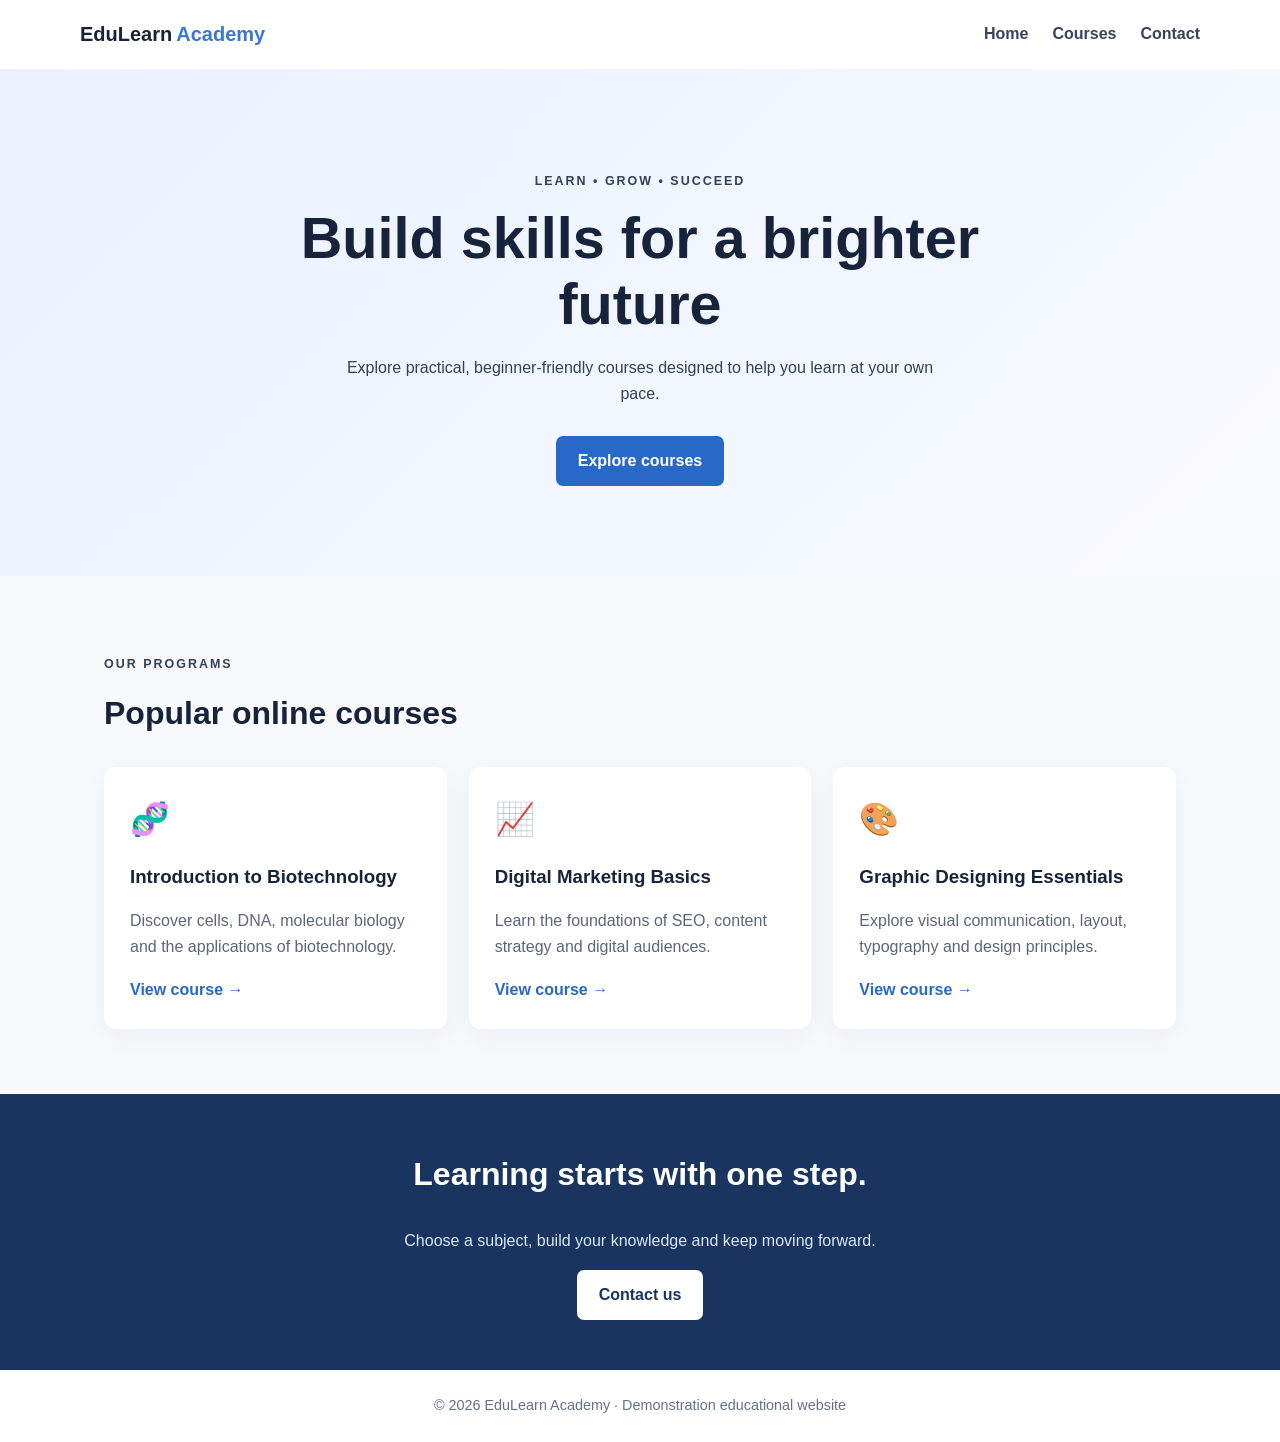
<file: index.html>
<!DOCTYPE html>
<html lang="en">
<head>
  <meta charset="UTF-8">
  <meta name="viewport" content="width=device-width, initial-scale=1">
  <meta name="description" content="EduLearn Academy offers beginner-friendly online courses in biotechnology, digital marketing and graphic designing.">
  <meta name="robots" content="index, follow">
  <title>EduLearn Academy | Learn Skills Online</title>
  <link rel="canonical" href="https://maryamshahbaz606-afk.github.io/">
  <link rel="stylesheet" href="style.css">
</head>
<body>
<header class="site-header">
  <a class="brand" href="index.html">EduLearn<span>Academy</span></a>
  <nav aria-label="Main navigation">
    <a href="index.html">Home</a><a href="#courses">Courses</a><a href="contact.html">Contact</a>
  </nav>
</header>
<main>
  <section class="hero">
    <p class="eyebrow">LEARN • GROW • SUCCEED</p>
    <h1>Build skills for a brighter future</h1>
    <p>Explore practical, beginner-friendly courses designed to help you learn at your own pace.</p>
    <a class="button" href="#courses">Explore courses</a>
  </section>
  <section class="section" id="courses">
    <p class="eyebrow">OUR PROGRAMS</p><h2>Popular online courses</h2>
    <div class="cards">
      <article class="card"><div class="icon">🧬</div><h3>Introduction to Biotechnology</h3><p>Discover cells, DNA, molecular biology and the applications of biotechnology.</p><a href="biotechnology.html">View course →</a></article>
      <article class="card"><div class="icon">📈</div><h3>Digital Marketing Basics</h3><p>Learn the foundations of SEO, content strategy and digital audiences.</p><a href="digital-marketing.html">View course →</a></article>
      <article class="card"><div class="icon">🎨</div><h3>Graphic Designing Essentials</h3><p>Explore visual communication, layout, typography and design principles.</p><a href="graphic-designing.html">View course →</a></article>
    </div>
  </section>
  <section class="callout"><h2>Learning starts with one step.</h2><p>Choose a subject, build your knowledge and keep moving forward.</p><a class="button button-light" href="contact.html">Contact us</a></section>
</main>
<footer>© 2026 EduLearn Academy · Demonstration educational website</footer>
</body></html>
</file>
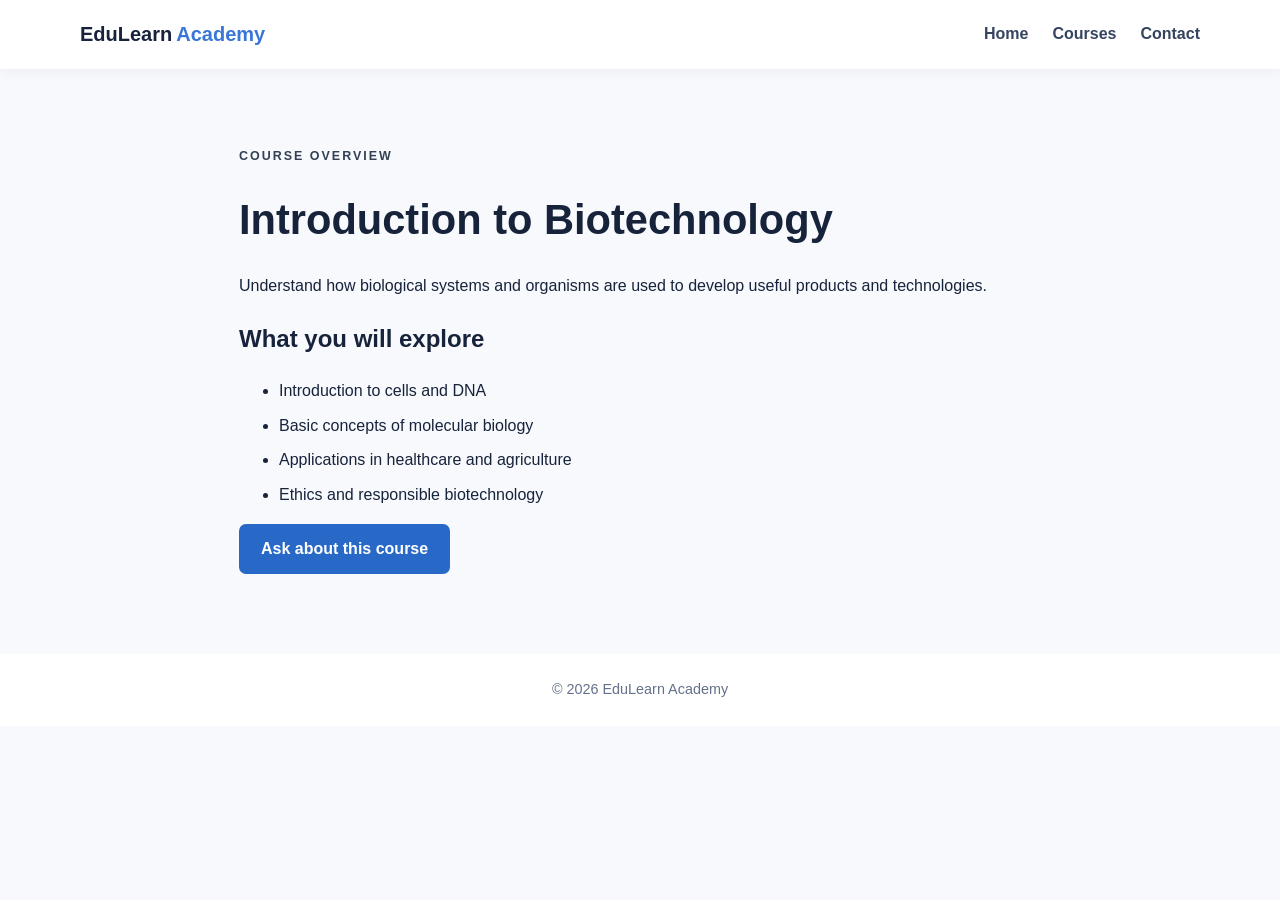
<file: biotechnology.html>
<!DOCTYPE html>
<html lang="en"><head><meta charset="UTF-8"><meta name="viewport" content="width=device-width, initial-scale=1"><meta name="description" content="Explore the basics of biotechnology, DNA, cells and molecular biology in this introductory course."><meta name="robots" content="index, follow"><title>Introduction to Biotechnology | EduLearn Academy</title><link rel="canonical" href="https://maryamshahbaz606-afk.github.io/biotechnology.html"><link rel="stylesheet" href="style.css"></head>
<body><header class="site-header"><a class="brand" href="index.html">EduLearn<span>Academy</span></a><nav><a href="index.html">Home</a><a href="index.html#courses">Courses</a><a href="contact.html">Contact</a></nav></header><main class="page"><p class="eyebrow">COURSE OVERVIEW</p><h1>Introduction to Biotechnology</h1><p>Understand how biological systems and organisms are used to develop useful products and technologies.</p><h2>What you will explore</h2><ul><li>Introduction to cells and DNA</li><li>Basic concepts of molecular biology</li><li>Applications in healthcare and agriculture</li><li>Ethics and responsible biotechnology</li></ul><a class="button" href="contact.html">Ask about this course</a></main><footer>© 2026 EduLearn Academy</footer></body></html>
</file>
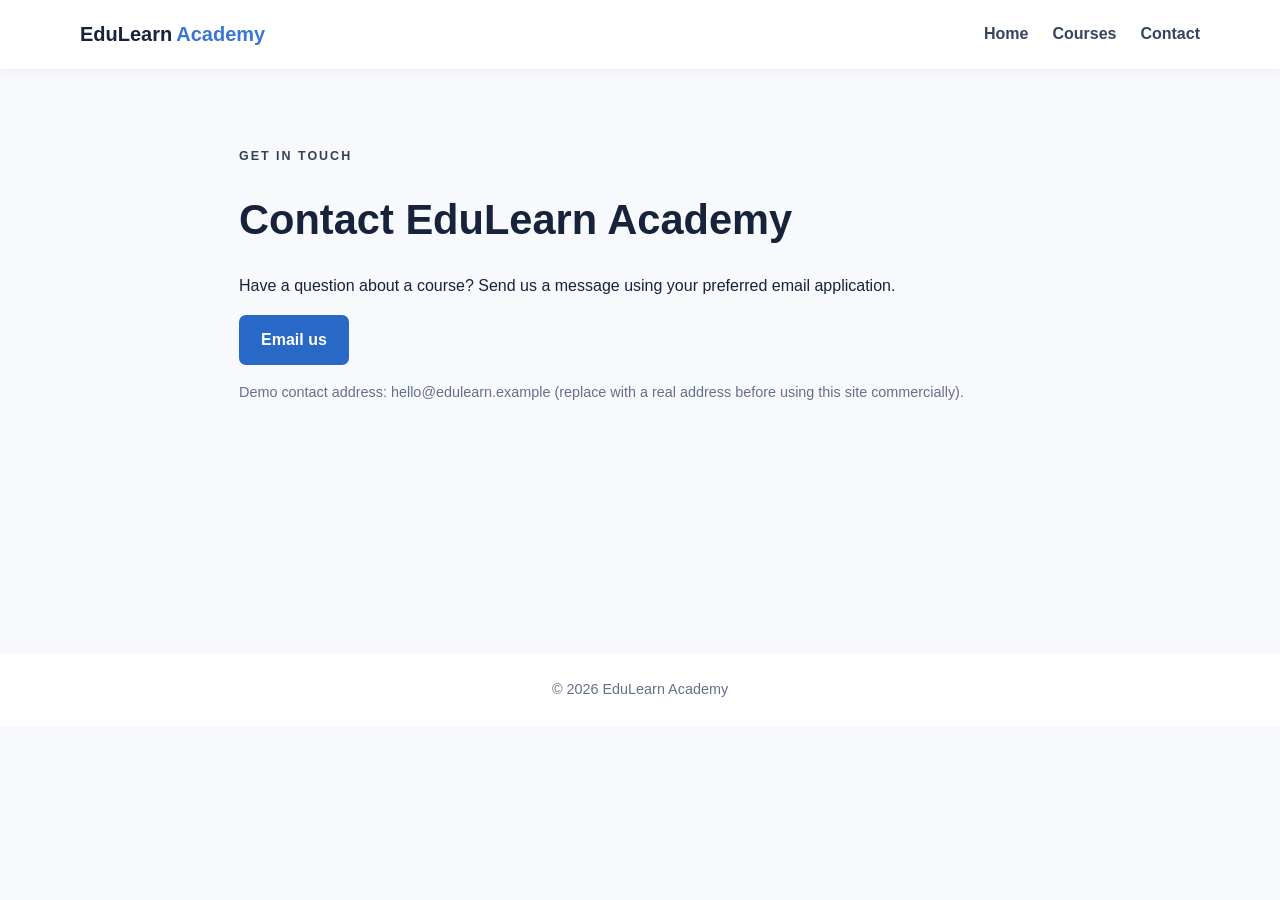
<file: contact.html>
<!DOCTYPE html>
<html lang="en"><head><meta charset="UTF-8"><meta name="viewport" content="width=device-width, initial-scale=1"><meta name="description" content="Contact EduLearn Academy to ask questions about our online learning courses."><meta name="robots" content="index, follow"><title>Contact Us | EduLearn Academy</title><link rel="canonical" href="https://maryamshahbaz606-afk.github.io/contact.html"><link rel="stylesheet" href="style.css"></head>
<body><header class="site-header"><a class="brand" href="index.html">EduLearn<span>Academy</span></a><nav><a href="index.html">Home</a><a href="index.html#courses">Courses</a><a href="contact.html">Contact</a></nav></header><main class="page"><p class="eyebrow">GET IN TOUCH</p><h1>Contact EduLearn Academy</h1><p>Have a question about a course? Send us a message using your preferred email application.</p><p><a class="button" href="mailto:hello@edulearn.example?subject=Course%20Enquiry">Email us</a></p><p class="note">Demo contact address: hello@edulearn.example (replace with a real address before using this site commercially).</p></main><footer>© 2026 EduLearn Academy</footer></body></html>
</file>
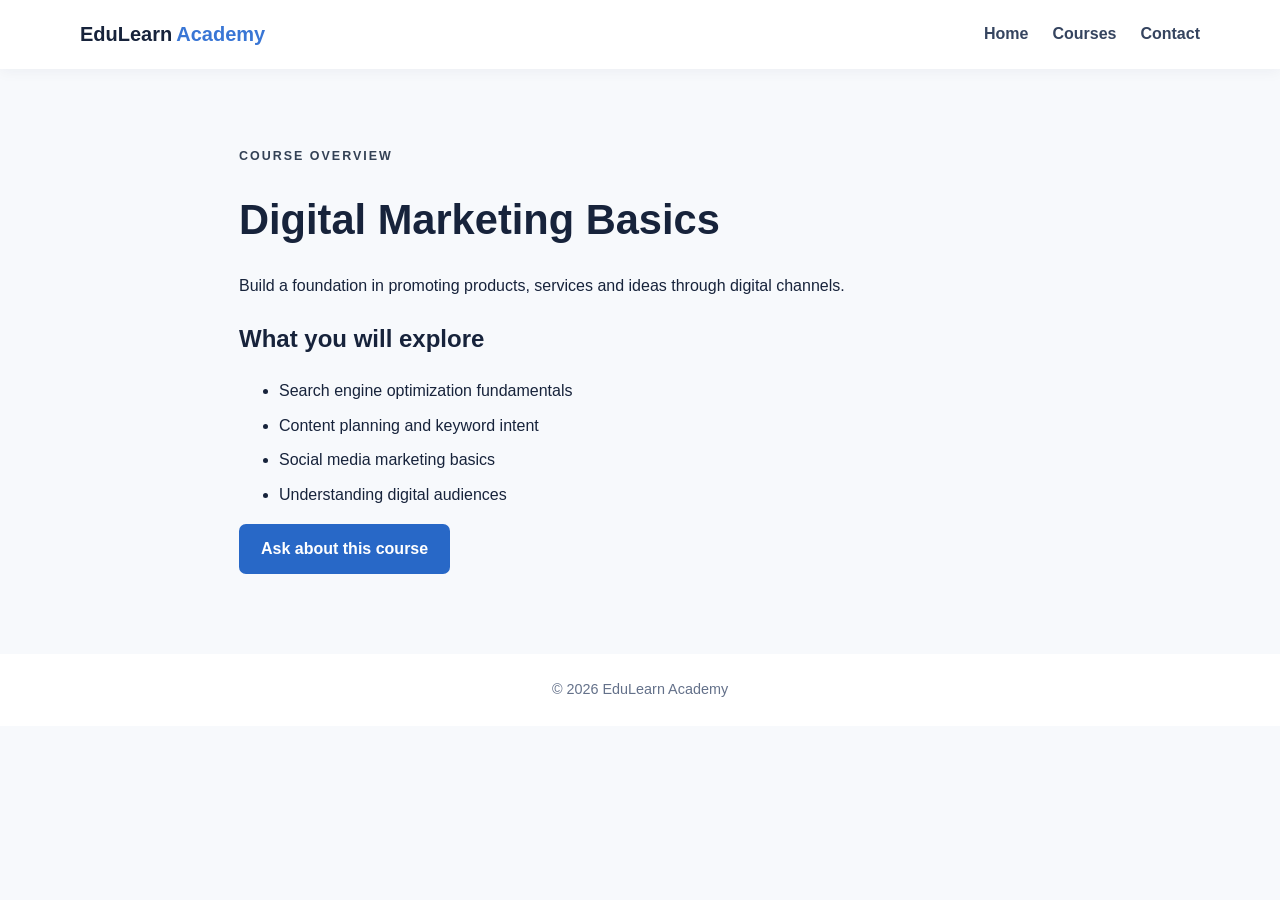
<file: digital-marketing.html>
<!DOCTYPE html>
<html lang="en"><head><meta charset="UTF-8"><meta name="viewport" content="width=device-width, initial-scale=1"><meta name="description" content="Learn digital marketing basics, including search engine optimization, content planning and audience research."><meta name="robots" content="index, follow"><title>Digital Marketing Basics | EduLearn Academy</title><link rel="canonical" href="https://maryamshahbaz606-afk.github.io/digital-marketing.html"><link rel="stylesheet" href="style.css"></head>
<body><header class="site-header"><a class="brand" href="index.html">EduLearn<span>Academy</span></a><nav><a href="index.html">Home</a><a href="index.html#courses">Courses</a><a href="contact.html">Contact</a></nav></header><main class="page"><p class="eyebrow">COURSE OVERVIEW</p><h1>Digital Marketing Basics</h1><p>Build a foundation in promoting products, services and ideas through digital channels.</p><h2>What you will explore</h2><ul><li>Search engine optimization fundamentals</li><li>Content planning and keyword intent</li><li>Social media marketing basics</li><li>Understanding digital audiences</li></ul><a class="button" href="contact.html">Ask about this course</a></main><footer>© 2026 EduLearn Academy</footer></body></html>
</file>
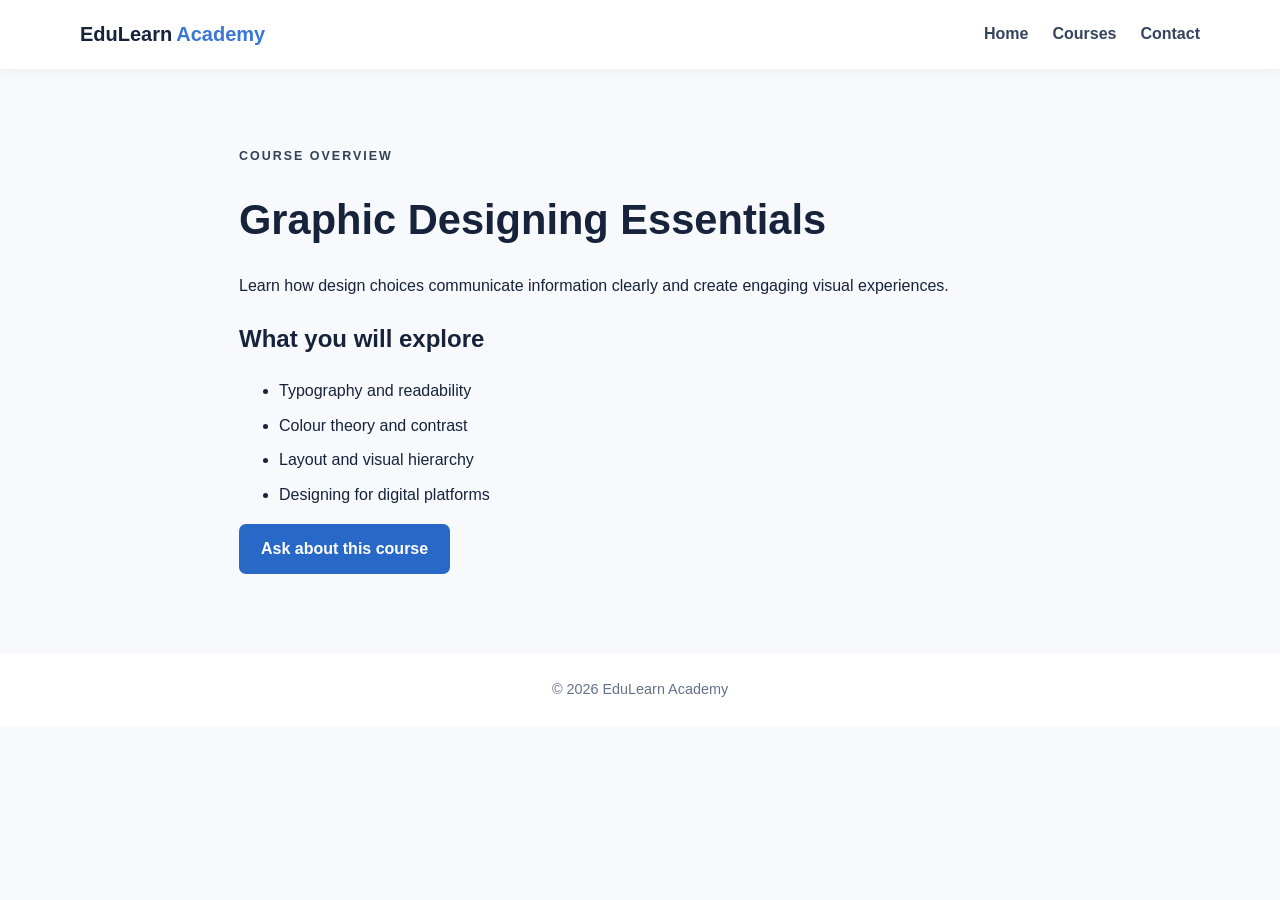
<file: graphic-designing.html>
<!DOCTYPE html>
<html lang="en"><head><meta charset="UTF-8"><meta name="viewport" content="width=device-width, initial-scale=1"><meta name="description" content="Learn graphic design essentials such as typography, layout, colour and visual communication."><meta name="robots" content="index, follow"><title>Graphic Designing Essentials | EduLearn Academy</title><link rel="canonical" href="https://maryamshahbaz606-afk.github.io/graphic-designing.html"><link rel="stylesheet" href="style.css"></head>
<body><header class="site-header"><a class="brand" href="index.html">EduLearn<span>Academy</span></a><nav><a href="index.html">Home</a><a href="index.html#courses">Courses</a><a href="contact.html">Contact</a></nav></header><main class="page"><p class="eyebrow">COURSE OVERVIEW</p><h1>Graphic Designing Essentials</h1><p>Learn how design choices communicate information clearly and create engaging visual experiences.</p><h2>What you will explore</h2><ul><li>Typography and readability</li><li>Colour theory and contrast</li><li>Layout and visual hierarchy</li><li>Designing for digital platforms</li></ul><a class="button" href="contact.html">Ask about this course</a></main><footer>© 2026 EduLearn Academy</footer></body></html>
</file>
<file: style.css>
*{box-sizing:border-box}html{scroll-behavior:smooth}body{margin:0;font-family:Arial,Helvetica,sans-serif;color:#17233b;background:#f7f9fc;line-height:1.65}.site-header{display:flex;justify-content:space-between;align-items:center;padding:18px max(6%,calc((100% - 1120px)/2));background:#fff;box-shadow:0 2px 14px #14213d0d;gap:20px}.brand{font-weight:800;font-size:1.25rem;color:#17233b;text-decoration:none}.brand span{color:#3976d5;margin-left:4px}.site-header nav{display:flex;gap:24px;flex-wrap:wrap}.site-header nav a{color:#35445f;text-decoration:none;font-weight:600}.site-header nav a:hover,.card a:hover{color:#245bb0}.hero{padding:90px 8%;text-align:center;background:linear-gradient(135deg,#eaf2ff,#f8faff)}.hero h1{font-size:clamp(2.2rem,5vw,3.6rem);line-height:1.15;max-width:760px;margin:12px auto}.hero p:not(.eyebrow){max-width:620px;margin:18px auto 28px;color:#334155}.eyebrow.eyebrow{font-size:.78rem;letter-spacing:2px;font-weight:800;color:#334155}.button{display:inline-block;padding:12px 22px;background:#2868c7;color:#fff;text-decoration:none;border-radius:7px;font-weight:700}.button:hover{background:#1d519f}.section{max-width:1120px;margin:auto;padding:65px 24px}.section h2,.callout h2{font-size:2rem;margin-top:4px}.cards{display:grid;grid-template-columns:repeat(3,1fr);gap:22px;margin-top:28px}.card{background:#fff;padding:26px;border-radius:12px;box-shadow:0 8px 28px #1b31500d}.card h3{line-height:1.3}.card p{color:#5a667b}.card a{color:#2868c7;text-decoration:none;font-weight:700}.icon{font-size:2rem}.callout{background:#19345f;color:#fff;text-align:center;padding:50px 20px}.callout p{color:#dce7f8}.button-light{background:#fff;color:#19345f}.page{max-width:850px;min-height:65vh;margin:auto;padding:65px 24px}.page h1{font-size:2.6rem;line-height:1.2}.page li{margin:8px 0}.note{font-size:.9rem;color:#64718a}footer{text-align:center;padding:24px;color:#64718a;font-size:.9rem;background:#fff}@media(max-width:700px){.site-header{align-items:flex-start;flex-direction:column}.site-header nav{gap:16px}.hero{padding:65px 7%}.cards{grid-template-columns:1fr}.section{padding:45px 20px}.page h1{font-size:2.1rem}}
</file>
